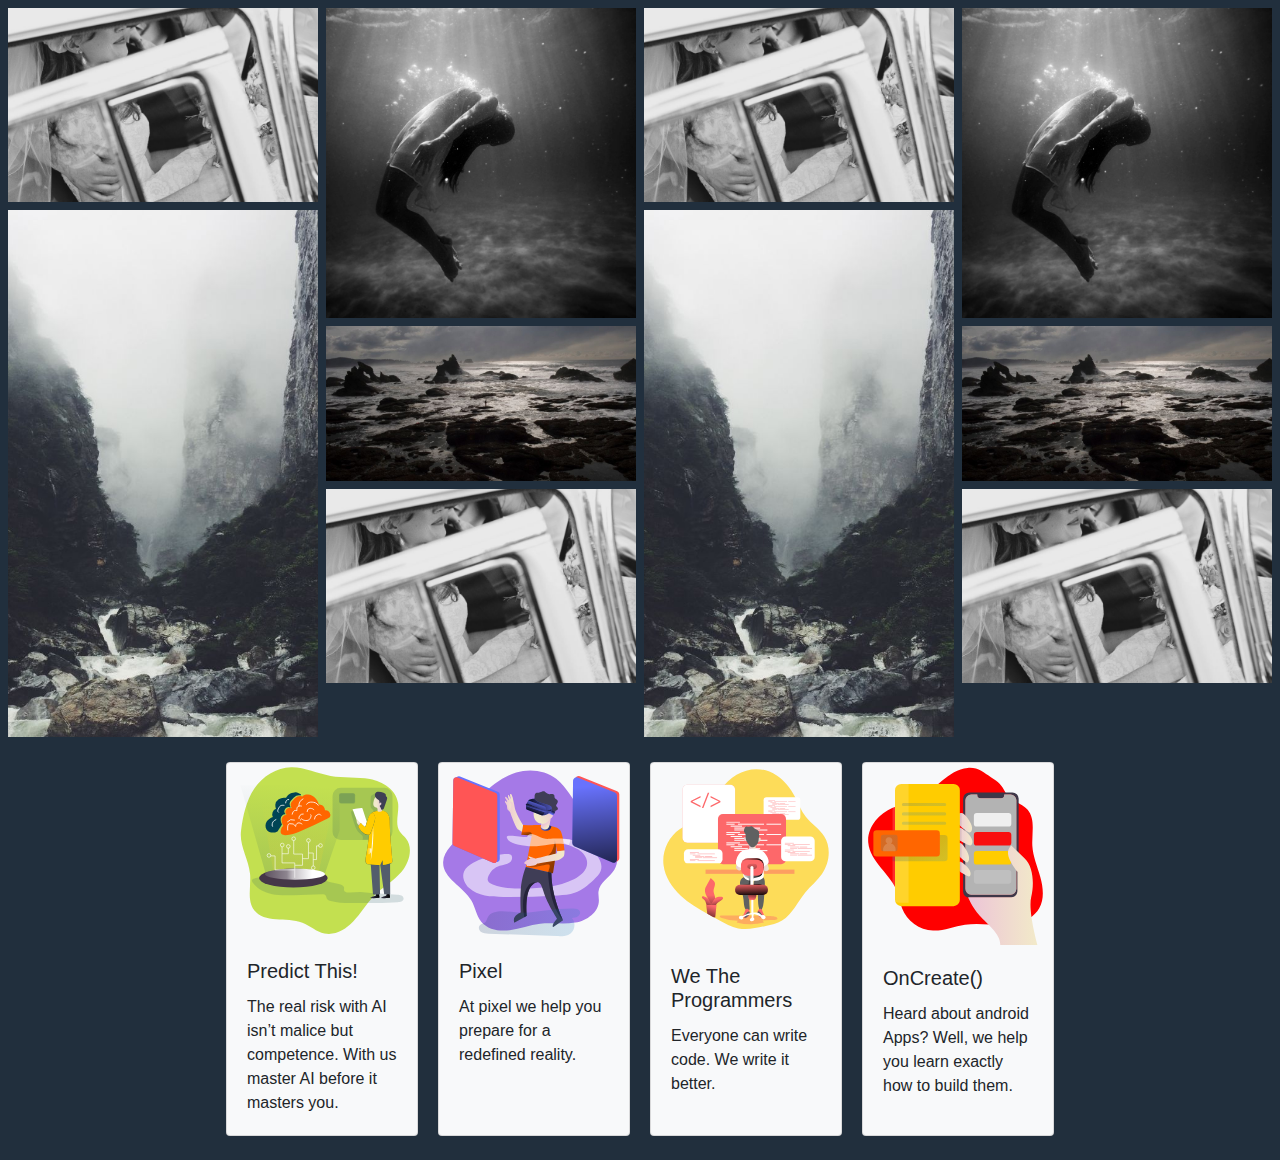
<file: index.html>
<!DOCTYPE html>
<html lang="en">
<head>
    <meta charset="UTF-8">
    <meta name="viewport" content="width=device-width, initial-scale=1.0">
    <meta http-equiv="X-UA-Compatible" content="ie=edge">
    <link rel="stylesheet" href="./src/bootstrap.css">
    <link rel="stylesheet" href="./src/index.css">
    <title>Official Website</title>
    <style>
    .q {
  display: -ms-flexbox; /* IE10 */
  display: flex;
  -ms-flex-wrap: wrap; /* IE10 */
  flex-wrap: wrap;
  padding: 0 4px;
}

/* Create four equal columns that sits next to each other */
.column {
  -ms-flex: 25%; /* IE10 */
  flex: 25%;
  max-width: 25%;
  padding: 0 4px;
}

.column img {
  margin-top: 8px;
  vertical-align: middle;
  width: 100%;
}

/* Responsive layout - makes a two column-layout instead of four columns */
@media screen and (max-width: 800px) {
  .column {
    -ms-flex: 50%;
    flex: 50%;
    max-width: 50%;
  }
}

/* Responsive layout - makes the two columns stack on top of each other instead of next to each other */
@media screen and (max-width: 600px) {
  .column {
    -ms-flex: 100%;
    flex: 100%;
    max-width: 100%;
  }
}
    </style>
</head>
<body>  
    <div class="q"> 
        <div class="column">
          <img src="/w3images/wedding.jpg" style="width:100%">
          <img src="/w3images/rocks.jpg" style="width:100%">

        </div>
        <div class="column">
          <img src="/w3images/underwater.jpg" style="width:100%">
          <img src="/w3images/ocean.jpg" style="width:100%">
          <img src="/w3images/wedding.jpg" style="width:100%">
        </div>  
        <div class="column">
          <img src="/w3images/wedding.jpg" style="width:100%">
          <img src="/w3images/rocks.jpg" style="width:100%">
        </div>
        <div class="column">
          <img src="/w3images/underwater.jpg" style="width:100%">
          <img src="/w3images/ocean.jpg" style="width:100%">
          <img src="/w3images/wedding.jpg" style="width:100%">
        </div>
      </div>
  <!-- <img src="./public/svg/techwarts.svg" id="techwarts"> -->
    <div class="row">
        <div class="card bg-light mb-4" id="user-card">
            <img src="./public/svg/ai.svg" class="card-img-top" alt="..." id="ai">
            <div class="card-body">
              <h5 class="card-title">Predict This!</h5>
              <p class="card-text">
                  The real risk with AI isn’t malice but competence.
                  With us master AI before it masters you.
              </p>
          </div>
        </div>
        <div class="card bg-light mb-4" id="user-card">
            <img src="./public/svg/arvr.svg" class="card-img-top" alt="..." id="arvr">
              <div class="card-body">
                <h5 class="card-title">Pixel</h5>
                <p class="card-text">
                  At pixel we help you prepare for a redefined reality.
                </p>
          </div>
        </div>
        <div class="card bg-light mb-4" id="user-card" id="code">
            <img src="./public/svg/code.svg" class="card-img-top" alt="..." id="code">
              <div class="card-body">
                  <h5 class="card-title">We The Programmers</h5>
                  <p class="card-text">Everyone can write code. We write it better.</p>
              </div>
            </div>
        <div class="card bg-light mb-4" id="user-card" id="android">
            <img src="./public/svg/android.svg" class="card-img-top" alt="..." id="android">
                <div class="card-body">
                  <h5 class="card-title">OnCreate()</h5>
                  <p class="card-text">Heard about android Apps? Well, we help you learn exactly how to build them.</p>
                </div>
        </div>

  
  <script src="./src/index.js"></script>
</body>
</html>
</file>
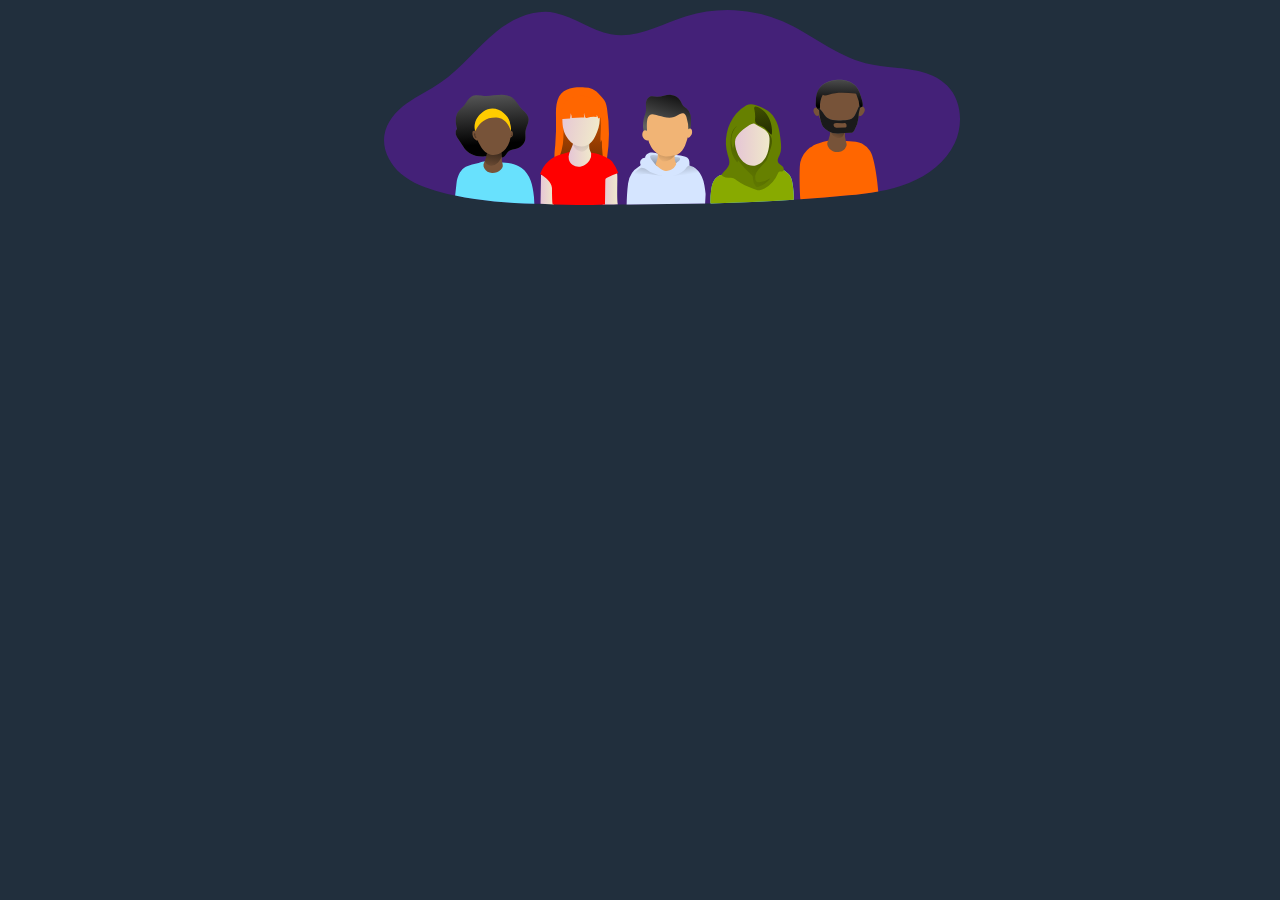
<file: src/aboutus.html>
<!DOCTYPE html>
<html lang="en">
<head>
    <meta charset="UTF-8">
    <meta name="viewport" content="width=device-width, initial-scale=1.0">
    <meta http-equiv="X-UA-Compatible" content="ie=edge">
    <title>About us</title>
    <link rel="stylesheet" href="./bootstrap.css">
    <link rel="stylesheet" href="./index.css">
</head>
<body>
    <div>
        <img src="../public/svg/team.svg" id="people">
    </div>
    
</body>
</html>
</file>
<file: src/index.css>
body, html {
    margin: 0 auto;
    border: 0;
    /* background: url("/home/amit/Documents/inkscape/potifoweb.svg"); */
    background-color: #212F3D;
    overflow-x: hidden;
}

#techwarts {
    position: relative;
    width: 95%;
    left: 50%;
    top: 65px;
    margin-left: -49%;
}


#register {
    width: 140px;
    position: relative;
    /* margin-left: -140px; */
    /* margin-right: 50%; */
    border: none;
    left: 50%;
    top: 10px;
    position: fixed;
    margin-left: -140px;
}

#gallery {
    width: 140px;
    position: relative;
    /* margin-left: 55%; */
    border: none;
    border-left: 50%;
    left: 50%;
    top: 10px;
    position: fixed;
    margin-left: 10px;
}

#aboutus {
    font-size: 120%;
    text-decoration: none;
    color: gray;
    display: none;
}

#aboutusdiv {
    position: fixed;
    bottom: 1%;
    left: 50%;
    margin-top: 300px;
    margin-left: -25px;
}

#user-card {
    width: 21%;
    max-width: 26%;
    display: fixed;
    margin: 10px 10px;
}

#arvr {
    max-width: 100%;
    width: 50%;
}

#code {
    max-width: 100%;
    width: 48%;

}
#ai {
    max-width: 100%;
    width: 50%;
    

}

#android {
    max-width: 100%;
    width: 50%;
}


@media only screen and (min-width: 768px) {
    body, html {
        margin: 0 auto;
        border: 0;
        /* background: url("/home/amit/Documents/inkscape/potifoweb.svg"); */
        background-color: #212F3D;
        min-width: 600px;
        overflow: auto;
    }


    #arvr {
        max-width: 100%;
        width: 100%;
    }

    #code {
        max-width: 100%;
        width: 100%;

    }
    #ai {
        max-width: 100%;
        width: 100%;
        

    }

    #android {
        max-width: 100%;
        width: 100%;
    }

    button {
        text-decoration: none;
        border: none;
        color: #00748cff;
        border-radius: 5px;
        font-size: 18px;
        padding-left: 30px;
        padding-right: 30px;
        padding-top: 10px;
        padding-bottom: 10px;
        font-family: sans-serif;
        background-color: white;
        transition: 0.3s;
        margin-left: 10px;
        margin-right: 10px;
    }

    button:hover {
        background-color: white;
        background: #00748cff;
        color: white;
    }

    button:active {
        box-shadow: none;
    }

    #user-card:hover {
        box-shadow: 1px 1px 20px 1px rgb(77, 97, 129);
        transition: 0.3s;
    }

    #user-card:active {
        box-shadow: none;
    }

    #techwarts {
        position: fixed;
        width: 75%;
        min-width: 1000px;
        max-width: 1500px;
        left: 50%;
        top: 55px;
        margin-left: -37%;
    }

    #user-card {
        max-width: 15%;  
        margin-top: 25px;
        /* margin: 10px 10px; */
    }


    /* #notfound {
        position: fixed;
        width: 45%;
        left: 50%;
        top: 0px;
        margin-left: -25%;
    } */

    #people {
        position: fixed;
        width: 45%;
        left: 30%;
        top: 10px;
    }

    #info {
        width: 4400px;
    }

    #register-form {
        margin-left: 50%;
    }
}
</file>
